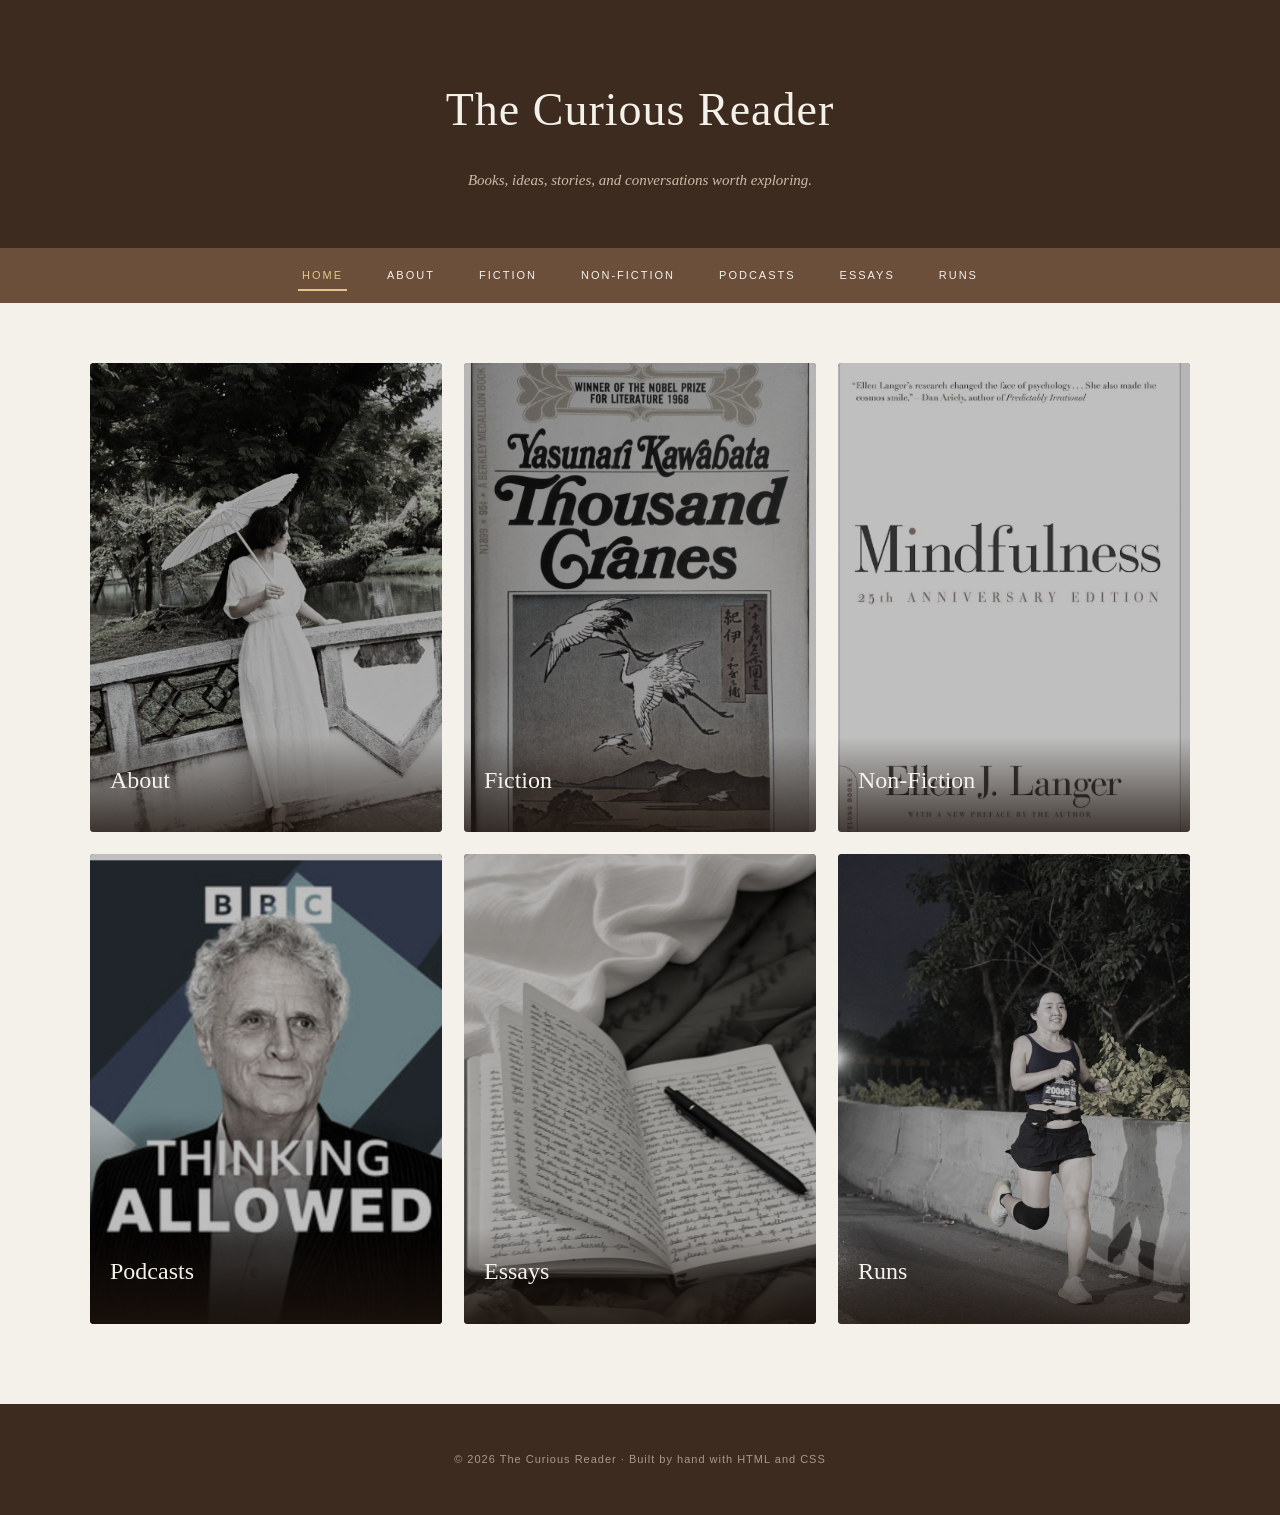
<file: index.html>
<!DOCTYPE html>
<html lang="en">

<head>
    <meta charset="UTF-8">
    <meta name="viewport" content="width=device-width, initial-scale=1.0">
    <title>Home | The Curious Reader</title>
    <link rel="stylesheet" href="style.css">
</head>

<body>

    <!-- Header -->
    <header>
        <a href="index.html" class="logo">The Curious Reader</a>
        <p class="tagline">Books, ideas, stories, and conversations worth exploring.</p>
    </header>


    <!-- Navigation -->
    <nav>
            <a href="index.html" class="current">Home</a>
            <a href="about.html">About</a>
            <a href="fiction.html">Fiction</a>
            <a href="nonfiction.html">Non-Fiction</a>
            <a href="podcasts.html">Podcasts</a>
            <a href="essays.html">Essays</a>
            <a href="runs.html">Runs</a>
    </nav>


    <main class="wide">

        <div class="tiles">

            <a href="about.html" class="tile reveal delay-1">
                <img src="images/myphoto.jpg" alt="About">
                <div class="tile-caption">
                    <h2>About</h2>
                    <p>Who is doing the reading</p>
                </div>
            </a>

            <a href="fiction.html" class="tile reveal delay-2">
                <img src="images/thousandcranes.jpg" alt="Fiction">
                <div class="tile-caption">
                    <h2>Fiction</h2>
                    <p>Novels and short stories</p>
                </div>
            </a>

            <a href="nonfiction.html" class="tile reveal delay-3">
                <img src="images/mindfulness.jpg" alt="Non-Fiction">
                <div class="tile-caption">
                    <h2>Non-Fiction</h2>
                    <p>Ideas worth arguing with</p>
                </div>
            </a>

            <a href="podcasts.html" class="tile reveal delay-4">
                <img src="images/thinkingallowed.jpg" alt="Podcasts">
                <div class="tile-caption">
                    <h2>Podcasts</h2>
                    <p>Conversations I keep replaying</p>
                </div>
            </a>

            <a href="essays.html" class="tile reveal delay-5">
                <img src="images/essay.jpg" alt="Essay">
                <div class="tile-caption">
                    <h2>Essays</h2>
                    <p>Longer pieces of my own</p>
                </div>
            </a>

            <a href="runs.html" class="tile reveal delay-6">
                <img src="images/runs.jpg" alt="Runs">
                <div class="tile-caption">
                    <h2>Runs</h2>
                    <p>Thinking, but moving</p>
                </div>
            </a>

        </div>

    </main>


    <!-- Footer -->
    <footer>
        <p>&copy; 2026 The Curious Reader &middot; Built by hand with HTML and CSS</p>
    </footer>

</body>

</html>
</file>
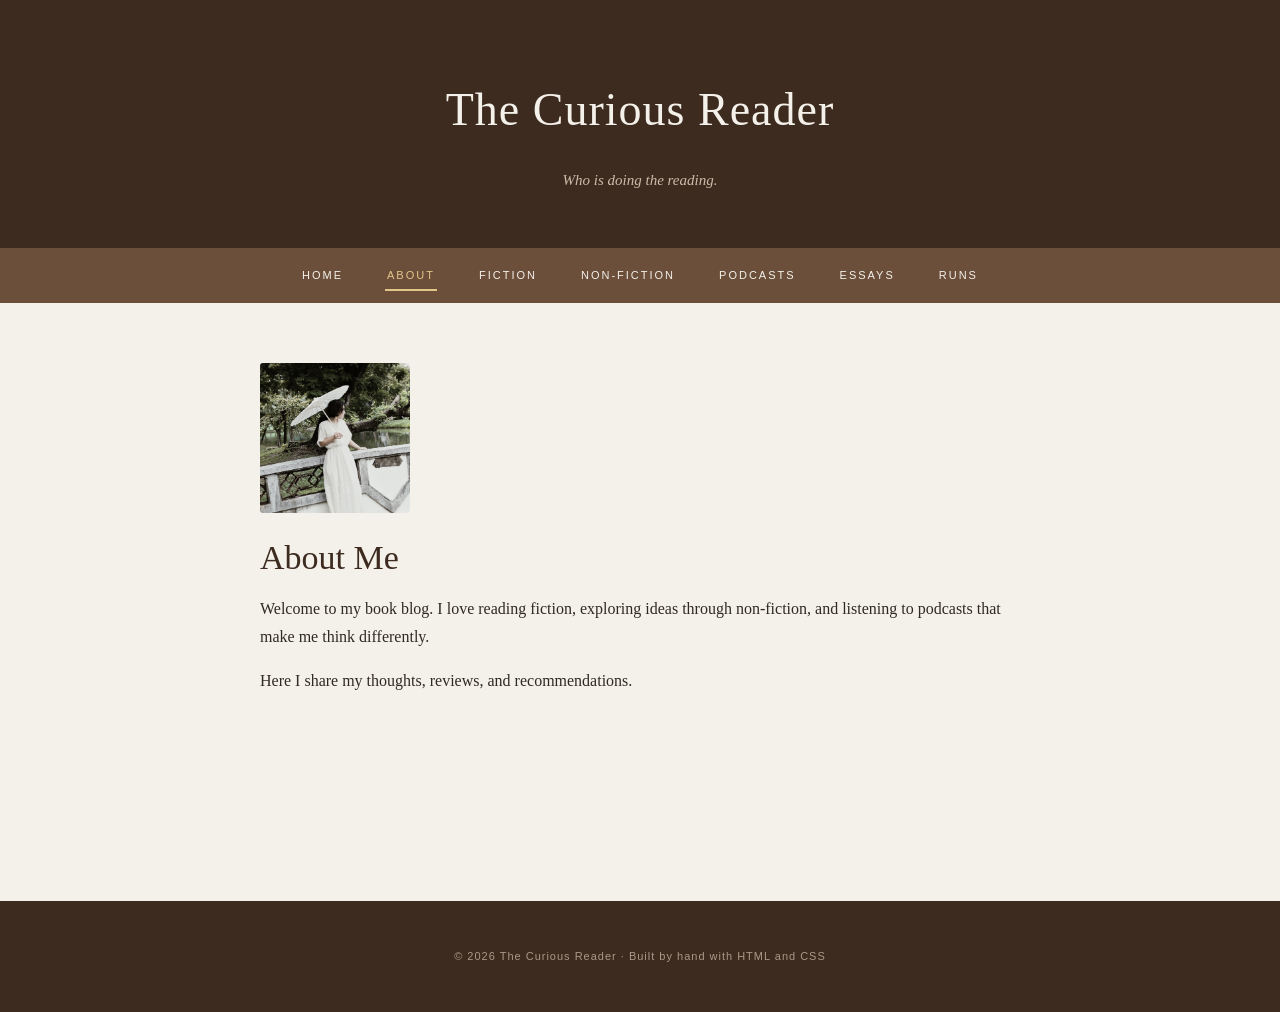
<file: about.html>
<!DOCTYPE html>
<html lang="en">

<head>
    <meta charset="UTF-8">
    <meta name="viewport" content="width=device-width, initial-scale=1.0">
    <title>About | The Curious Reader</title>
    <link rel="stylesheet" href="style.css">
</head>

<body>

    <!-- Header -->
    <header>
        <a href="index.html" class="logo">The Curious Reader</a>
        <p class="tagline">Who is doing the reading.</p>
    </header>


    <!-- Navigation -->
    <nav>
            <a href="index.html">Home</a>
            <a href="about.html" class="current">About</a>
            <a href="fiction.html">Fiction</a>
            <a href="nonfiction.html">Non-Fiction</a>
            <a href="podcasts.html">Podcasts</a>
            <a href="essays.html">Essays</a>
            <a href="runs.html">Runs</a>
    </nav>


    <main>

        <article class="review reveal">

            <img src="images/myphoto.jpg" alt="Photo of the blogger" class="portrait">

            <h2>About Me</h2>

            <p>
                Welcome to my book blog. I love reading fiction, exploring ideas
                through non-fiction, and listening to podcasts that make me think
                differently.
            </p>

            <p>
                Here I share my thoughts, reviews, and recommendations.
            </p>

        </article>

    </main>


    <!-- Footer -->
    <footer>
        <p>&copy; 2026 The Curious Reader &middot; Built by hand with HTML and CSS</p>
    </footer>

</body>

</html>
</file>
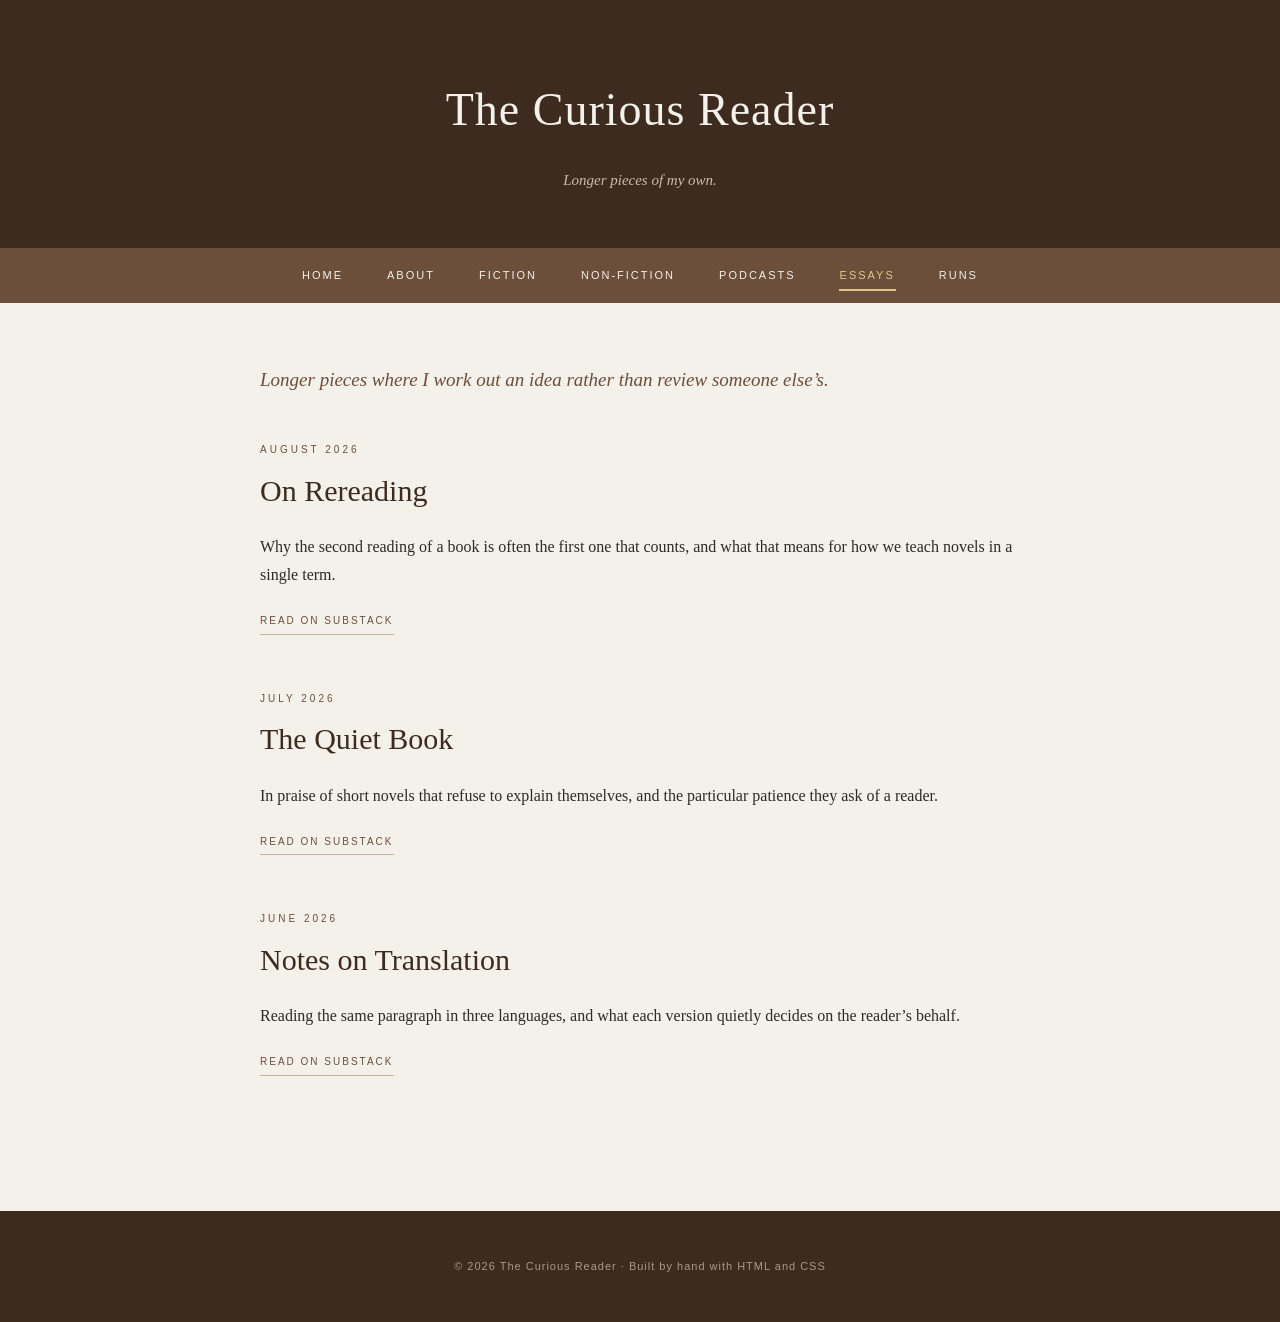
<file: essays.html>
<!DOCTYPE html>
<html lang="en">

<head>
    <meta charset="UTF-8">
    <meta name="viewport" content="width=device-width, initial-scale=1.0">
    <title>Essays | The Curious Reader</title>
    <link rel="stylesheet" href="style.css">
</head>

<body>

    <!-- Header -->
    <header>
        <a href="index.html" class="logo">The Curious Reader</a>
        <p class="tagline">Longer pieces of my own.</p>
    </header>


    <!-- Navigation -->
    <nav>
            <a href="index.html">Home</a>
            <a href="about.html">About</a>
            <a href="fiction.html">Fiction</a>
            <a href="nonfiction.html">Non-Fiction</a>
            <a href="podcasts.html">Podcasts</a>
            <a href="essays.html" class="current">Essays</a>
            <a href="runs.html">Runs</a>
    </nav>


    <main>

        <p class="intro reveal">
            Longer pieces where I work out an idea rather than review someone else’s.
           
        </p>

            <article class="essay reveal">
                <p class="essay-date">August 2026</p>
                <h2>On Rereading</h2>
                <p>
                    Why the second reading of a book is often the first one that counts, and what that means for how we teach novels in a single term.
                </p>
                <a href="#" class="button" target="_blank">Read on Substack</a>
            </article>

            <article class="essay reveal">
                <p class="essay-date">July 2026</p>
                <h2>The Quiet Book</h2>
                <p>
                    In praise of short novels that refuse to explain themselves, and the particular patience they ask of a reader.
                </p>
                <a href="#" class="button" target="_blank">Read on Substack</a>
            </article>

            <article class="essay reveal">
                <p class="essay-date">June 2026</p>
                <h2>Notes on Translation</h2>
                <p>
                    Reading the same paragraph in three languages, and what each version quietly decides on the reader’s behalf.
                </p>
                <a href="#" class="button" target="_blank">Read on Substack</a>
            </article>

    </main>


    <!-- Footer -->
    <footer>
        <p>&copy; 2026 The Curious Reader &middot; Built by hand with HTML and CSS</p>
    </footer>

</body>

</html>
</file>
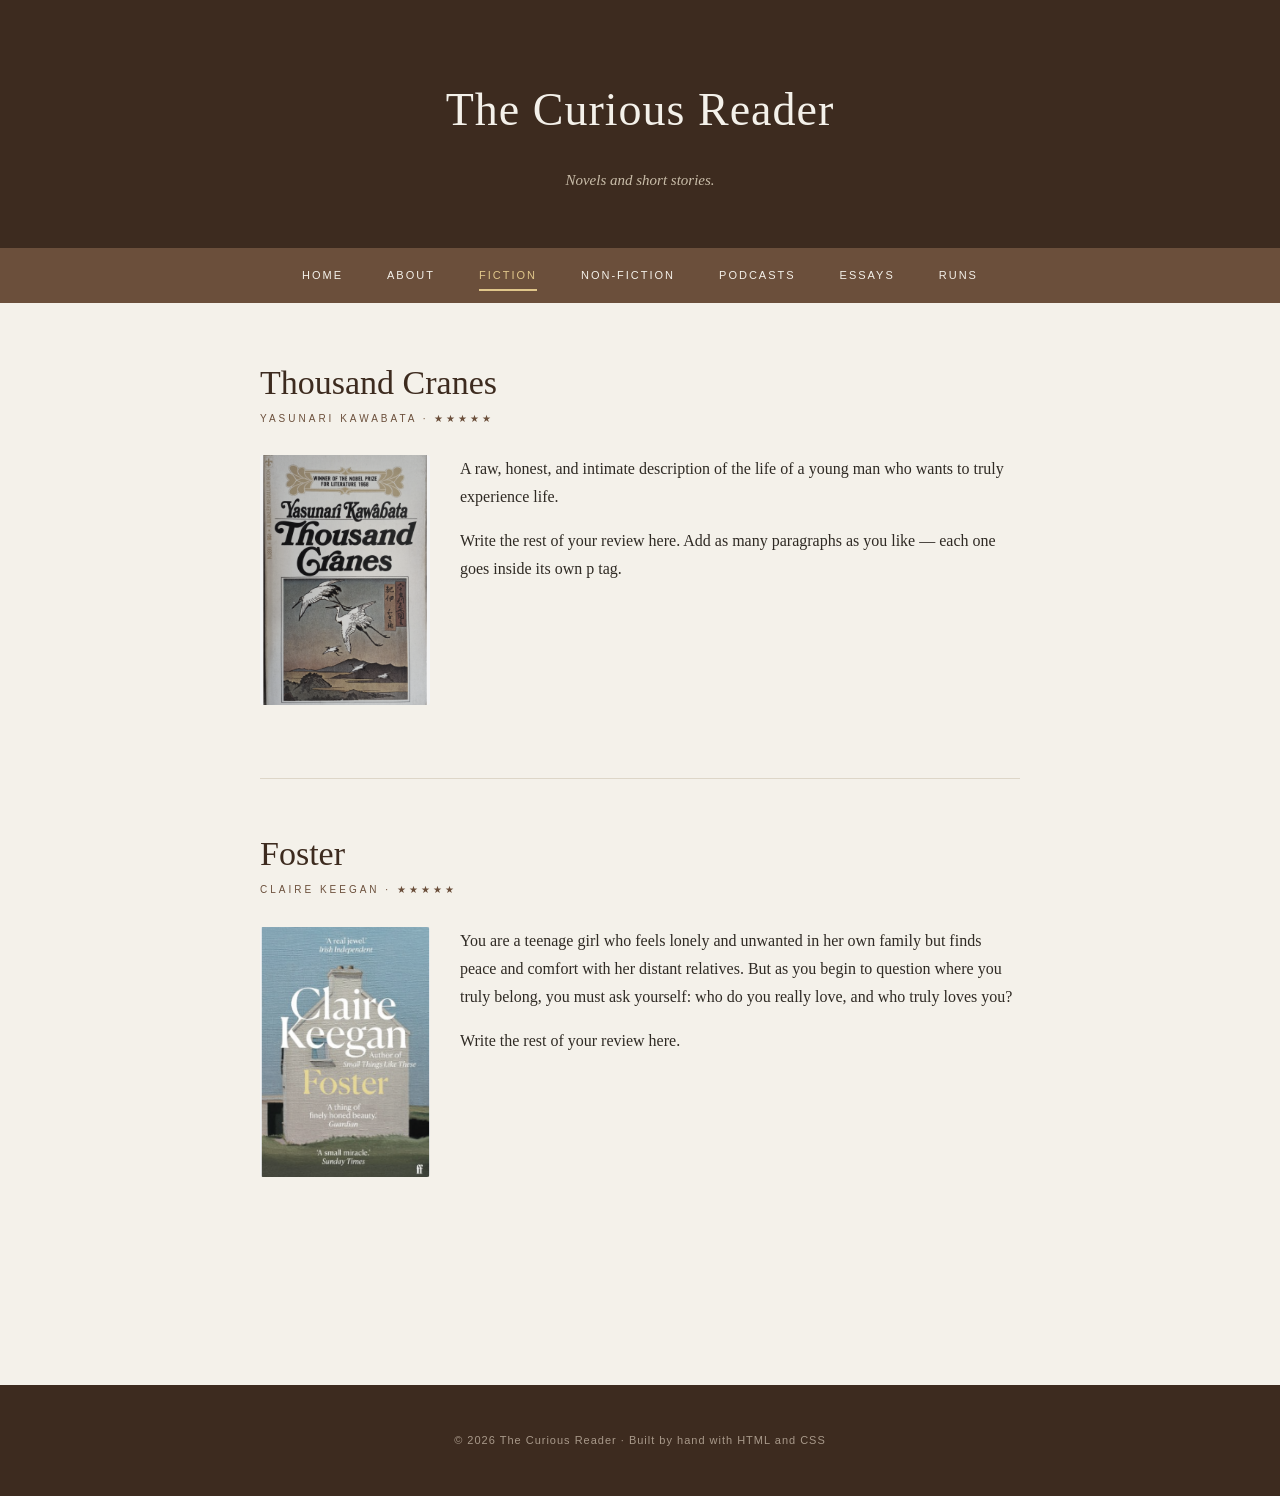
<file: fiction.html>
<!DOCTYPE html>
<html lang="en">

<head>
    <meta charset="UTF-8">
    <meta name="viewport" content="width=device-width, initial-scale=1.0">
    <title>Fiction | The Curious Reader</title>
    <link rel="stylesheet" href="style.css">
</head>

<body>

    <!-- Header -->
    <header>
        <a href="index.html" class="logo">The Curious Reader</a>
        <p class="tagline">Novels and short stories.</p>
    </header>


    <!-- Navigation -->
    <nav>
            <a href="index.html">Home</a>
            <a href="about.html">About</a>
            <a href="fiction.html" class="current">Fiction</a>
            <a href="nonfiction.html">Non-Fiction</a>
            <a href="podcasts.html">Podcasts</a>
            <a href="essays.html">Essays</a>
            <a href="runs.html">Runs</a>
    </nav>


    <main>

            <article class="review reveal" id="thousand-cranes">

                <h2>Thousand Cranes</h2>

                <p class="meta">Yasunari Kawabata &middot; ★★★★★</p>

                <img src="images/thousandcranes.jpg" alt="Thousand Cranes">

                <p>
                    A raw, honest, and intimate description of the life of a young man who wants to truly experience life.
                </p>

                <p>
                    Write the rest of your review here. Add as many paragraphs as you like &mdash; each one goes inside its own p tag.
                </p>

            </article>

            <article class="review reveal" id="foster">

                <h2>Foster</h2>

                <p class="meta">Claire Keegan &middot; ★★★★★</p>

                <img src="images/foster.jpg" alt="Foster">

                <p>
                    You are a teenage girl who feels lonely and unwanted in her own family but finds peace and comfort with her distant relatives. But as you begin to question where you truly belong, you must ask yourself: who do you really love, and who truly loves you?
                </p>

                <p>
                    Write the rest of your review here.
                </p>

            </article>

    </main>


    <!-- Footer -->
    <footer>
        <p>&copy; 2026 The Curious Reader &middot; Built by hand with HTML and CSS</p>
    </footer>

</body>

</html>
</file>
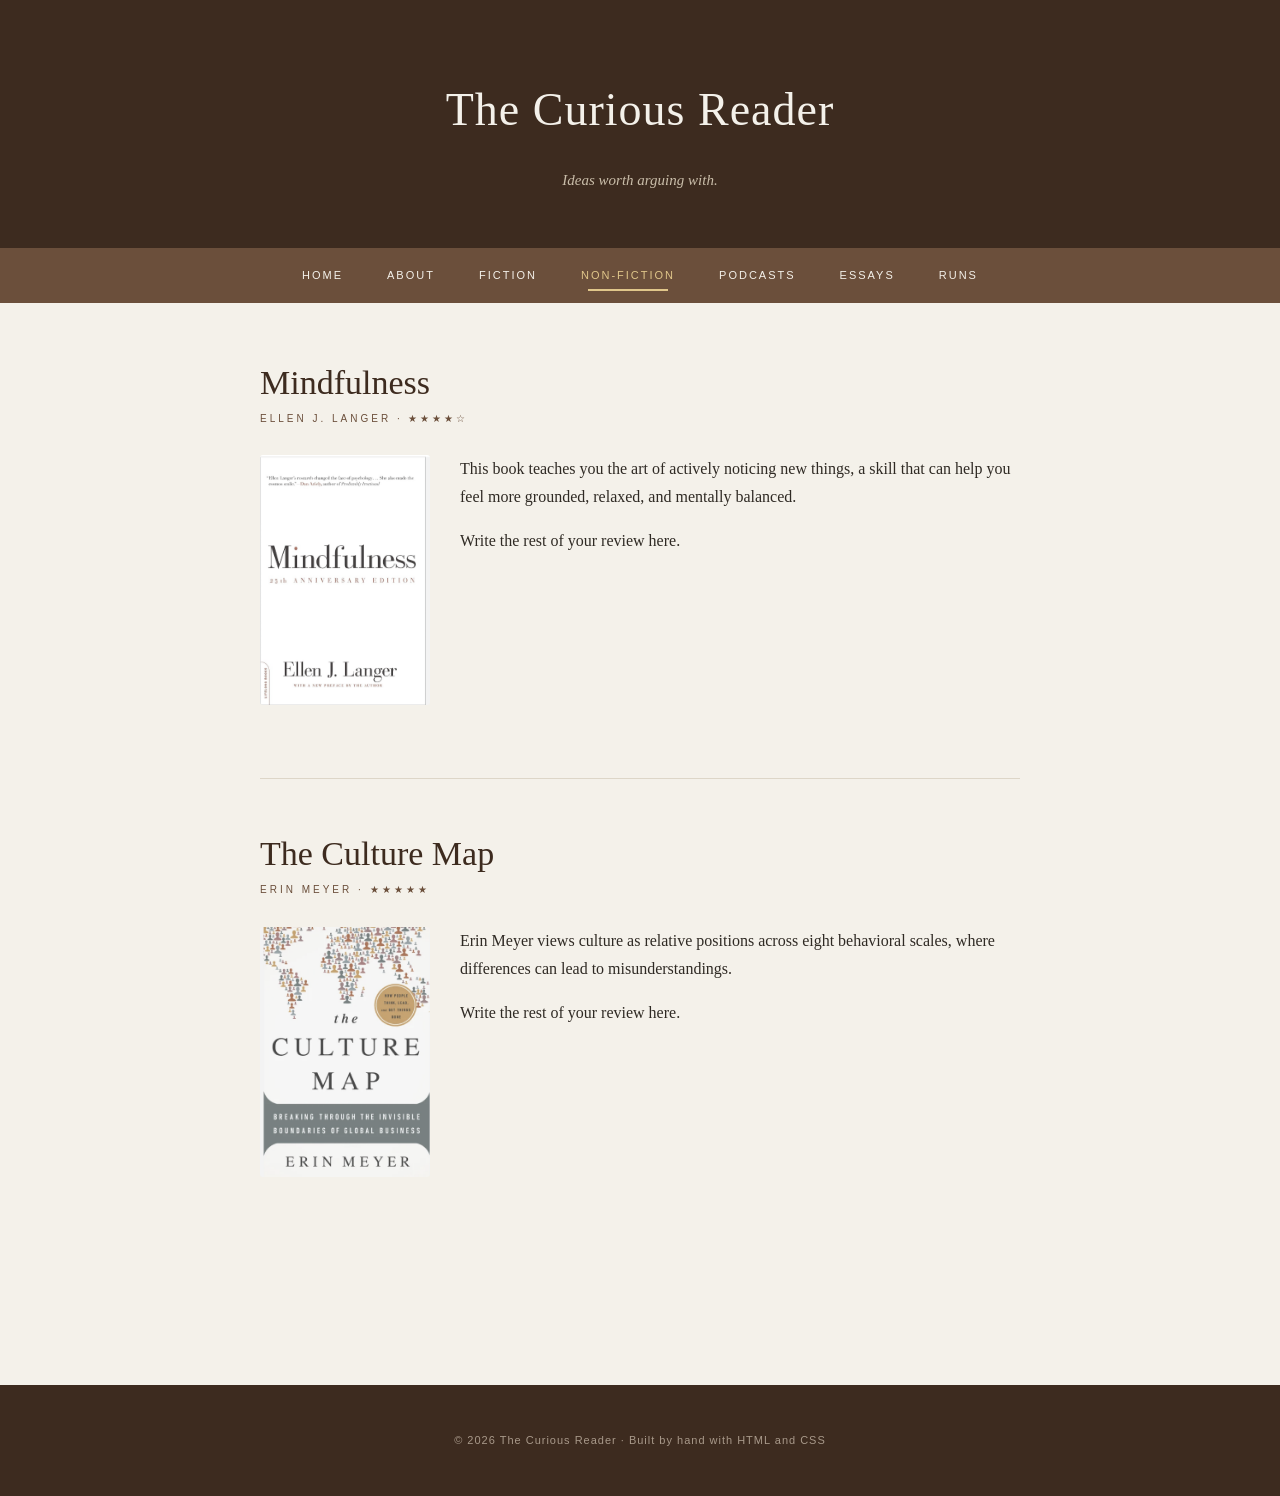
<file: nonfiction.html>
<!DOCTYPE html>
<html lang="en">

<head>
    <meta charset="UTF-8">
    <meta name="viewport" content="width=device-width, initial-scale=1.0">
    <title>Non-Fiction | The Curious Reader</title>
    <link rel="stylesheet" href="style.css">
</head>

<body>

    <!-- Header -->
    <header>
        <a href="index.html" class="logo">The Curious Reader</a>
        <p class="tagline">Ideas worth arguing with.</p>
    </header>


    <!-- Navigation -->
    <nav>
            <a href="index.html">Home</a>
            <a href="about.html">About</a>
            <a href="fiction.html">Fiction</a>
            <a href="nonfiction.html" class="current">Non-Fiction</a>
            <a href="podcasts.html">Podcasts</a>
            <a href="essays.html">Essays</a>
            <a href="runs.html">Runs</a>
    </nav>


    <main>

            <article class="review reveal" id="mindfulness">

                <h2>Mindfulness</h2>

                <p class="meta">Ellen J. Langer &middot; ★★★★☆</p>

                <img src="images/mindfulness.jpg" alt="Mindfulness">

                <p>
                    This book teaches you the art of actively noticing new things, a skill that can help you feel more grounded, relaxed, and mentally balanced.
                </p>

                <p>
                    Write the rest of your review here.
                </p>

            </article>

            <article class="review reveal" id="culture-map">

                <h2>The Culture Map</h2>

                <p class="meta">Erin Meyer &middot; ★★★★★</p>

                <img src="images/culturemap.jpg" alt="The Culture Map">

                <p>
                    Erin Meyer views culture as relative positions across eight behavioral scales, where differences can lead to misunderstandings.
                </p>

                <p>
                    Write the rest of your review here.
                </p>

            </article>

    </main>


    <!-- Footer -->
    <footer>
        <p>&copy; 2026 The Curious Reader &middot; Built by hand with HTML and CSS</p>
    </footer>

</body>

</html>
</file>
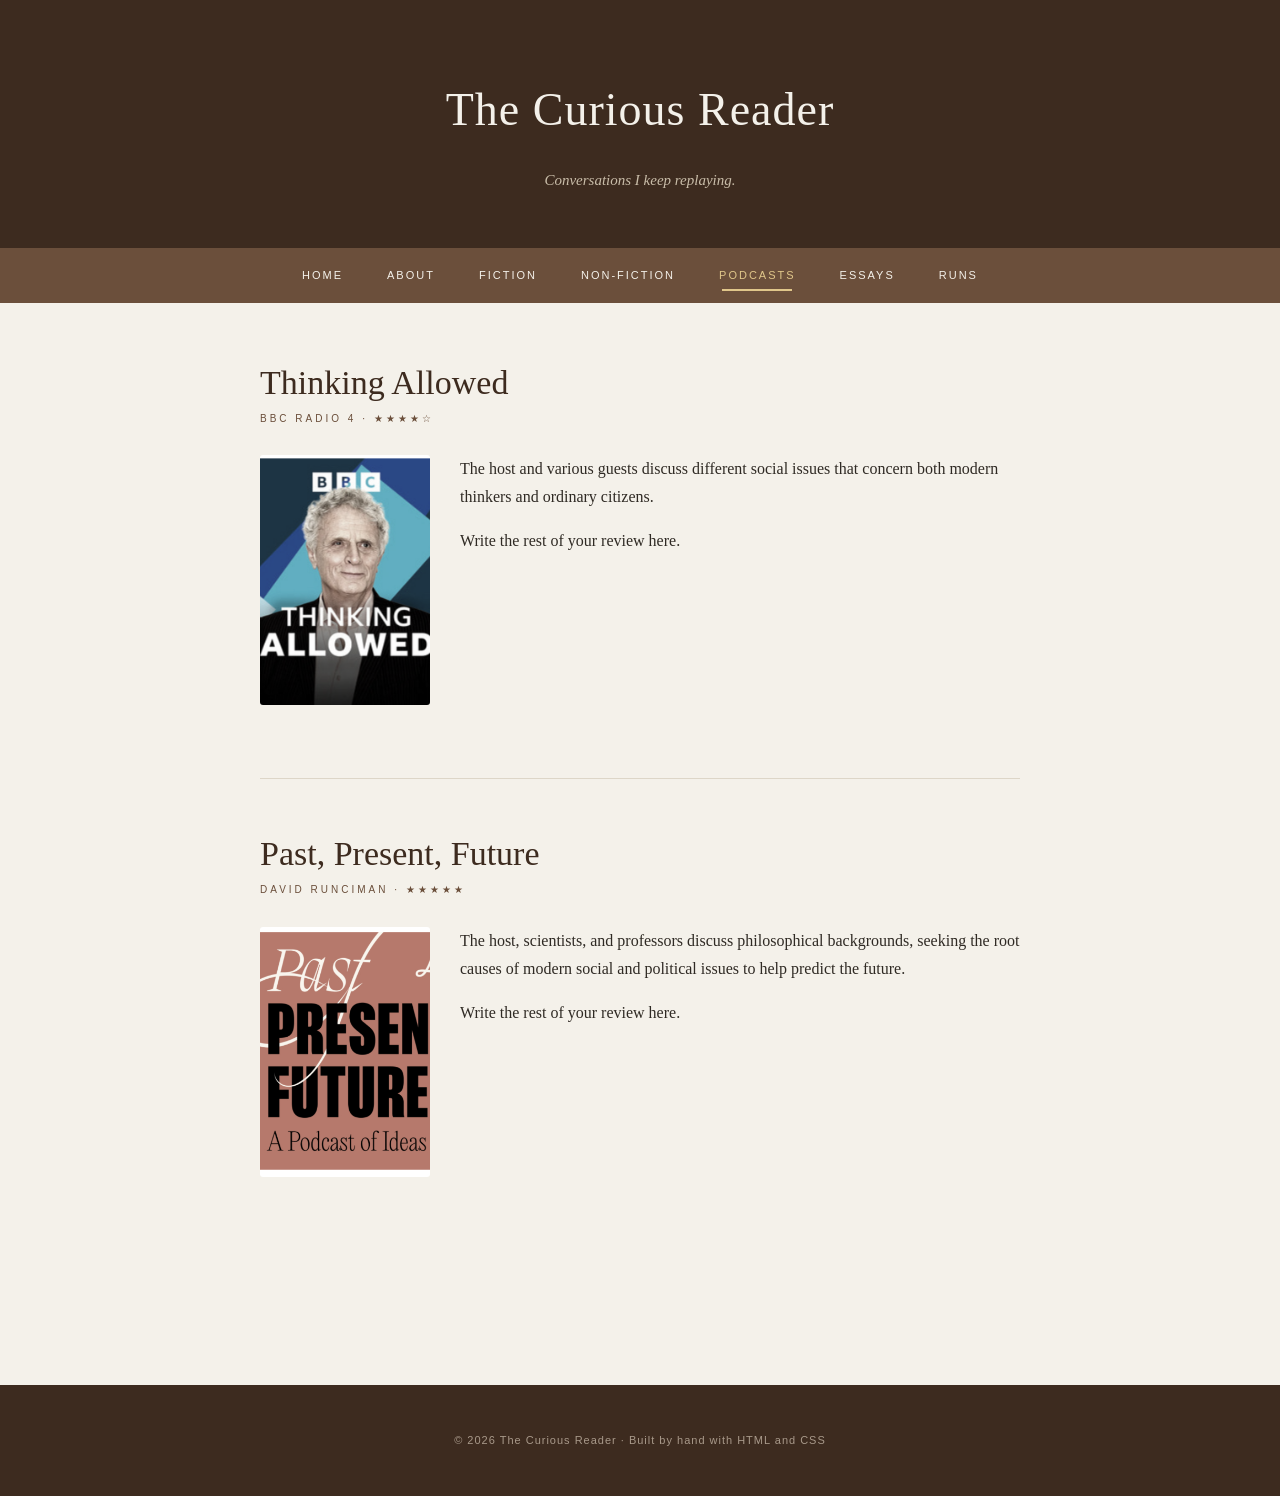
<file: podcasts.html>
<!DOCTYPE html>
<html lang="en">

<head>
    <meta charset="UTF-8">
    <meta name="viewport" content="width=device-width, initial-scale=1.0">
    <title>Podcasts | The Curious Reader</title>
    <link rel="stylesheet" href="style.css">
</head>

<body>

    <!-- Header -->
    <header>
        <a href="index.html" class="logo">The Curious Reader</a>
        <p class="tagline">Conversations I keep replaying.</p>
    </header>


    <!-- Navigation -->
    <nav>
            <a href="index.html">Home</a>
            <a href="about.html">About</a>
            <a href="fiction.html">Fiction</a>
            <a href="nonfiction.html">Non-Fiction</a>
            <a href="podcasts.html" class="current">Podcasts</a>
            <a href="essays.html">Essays</a>
            <a href="runs.html">Runs</a>
    </nav>


    <main>

            <article class="review reveal" id="thinking-allowed">

                <h2>Thinking Allowed</h2>

                <p class="meta">BBC Radio 4 &middot; ★★★★☆</p>

                <img src="images/thinkingallowed.jpg" alt="Thinking Allowed">

                <p>
                    The host and various guests discuss different social issues that concern both modern thinkers and ordinary citizens.
                </p>

                <p>
                    Write the rest of your review here.
                </p>

            </article>

            <article class="review reveal" id="past-present-future">

                <h2>Past, Present, Future</h2>

                <p class="meta">David Runciman &middot; ★★★★★</p>

                <img src="images/pastpresentfuture.jpg" alt="Past, Present, Future">

                <p>
                    The host, scientists, and professors discuss philosophical backgrounds, seeking the root causes of modern social and political issues to help predict the future.
                </p>

                <p>
                    Write the rest of your review here.
                </p>

            </article>

    </main>


    <!-- Footer -->
    <footer>
        <p>&copy; 2026 The Curious Reader &middot; Built by hand with HTML and CSS</p>
    </footer>

</body>

</html>
</file>
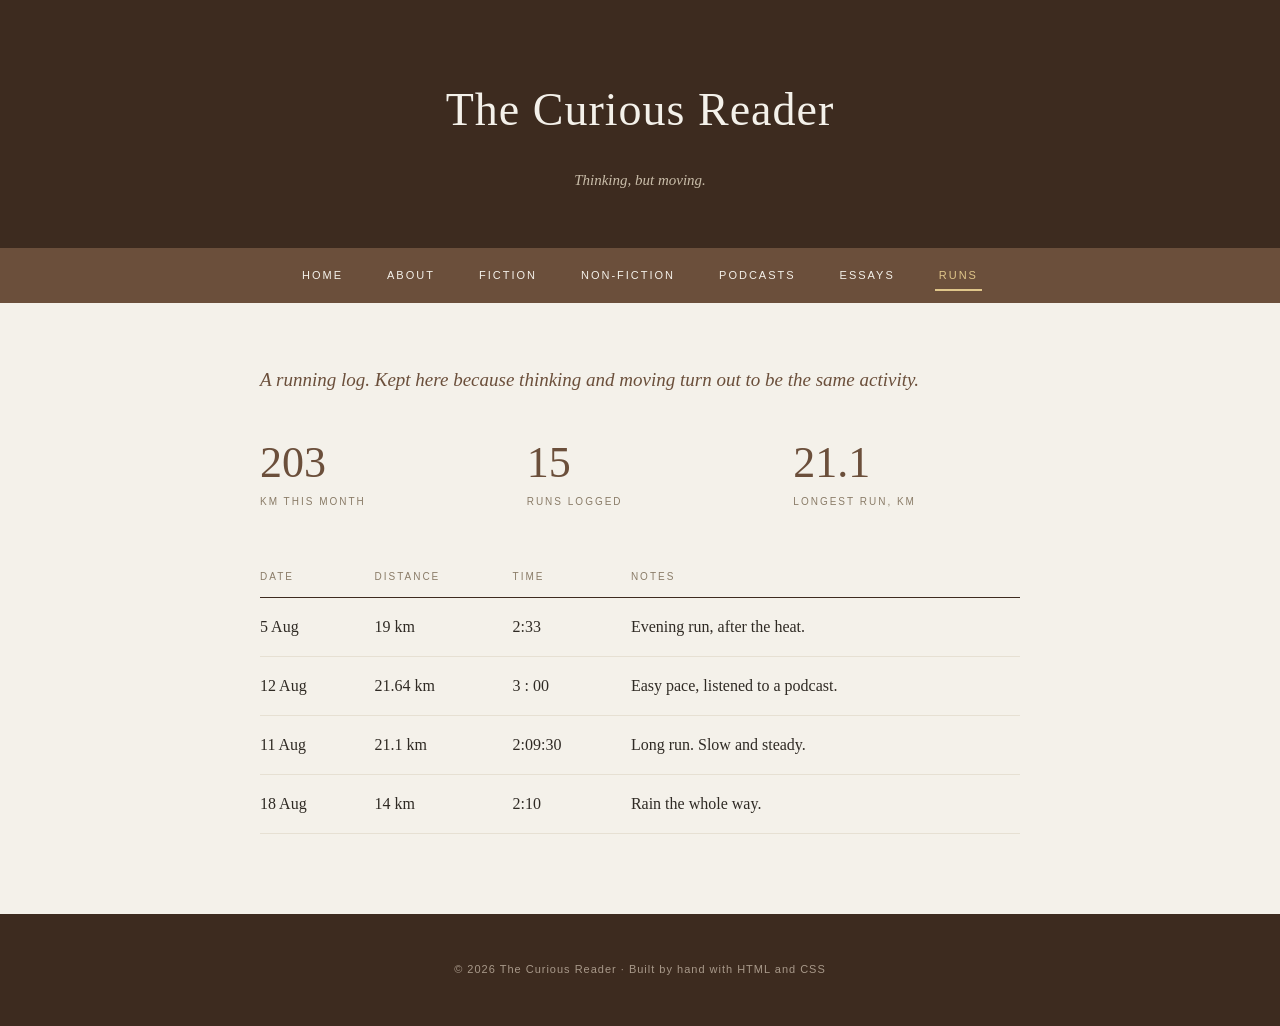
<file: runs.html>
<!DOCTYPE html>
<html lang="en">

<head>
    <meta charset="UTF-8">
    <meta name="viewport" content="width=device-width, initial-scale=1.0">
    <title>Runs | The Curious Reader</title>
    <link rel="stylesheet" href="style.css">
</head>

<body>

    <!-- Header -->
    <header>
        <a href="index.html" class="logo">The Curious Reader</a>
        <p class="tagline">Thinking, but moving.</p>
    </header>


    <!-- Navigation -->
    <nav>
            <a href="index.html">Home</a>
            <a href="about.html">About</a>
            <a href="fiction.html">Fiction</a>
            <a href="nonfiction.html">Non-Fiction</a>
            <a href="podcasts.html">Podcasts</a>
            <a href="essays.html">Essays</a>
            <a href="runs.html" class="current">Runs</a>
    </nav>


    <main>

        <p class="intro reveal">
            A running log. Kept here because thinking and moving turn out to be
            the same activity.
        </p>

        <div class="stats reveal">

            <div class="stat">
                <p class="stat-number">203</p>
                <p class="stat-label">km this month</p>
            </div>

            <div class="stat">
                <p class="stat-number">15</p>
                <p class="stat-label">runs logged</p>
            </div>

            <div class="stat">
                <p class="stat-number">21.1</p>
                <p class="stat-label">longest run, km</p>
            </div>

        </div>

        <table class="runlog reveal">

            <tr>
                <th>Date</th>
                <th>Distance</th>
                <th>Time</th>
                <th>Notes</th>
            </tr>

                <tr>
                    <td>5 Aug</td>
                    <td>19 km</td>
                    <td> 2:33</td>
                    <td>Evening run, after the heat.</td>
                </tr>

                <tr>
                    <td>12 Aug</td>
                    <td>21.64 km</td>
                    <td>3 : 00</td>
                    <td>Easy pace, listened to a podcast.</td>
                </tr>

                <tr>
                    <td>11 Aug</td>
                    <td>21.1 km</td>
                    <td>2:09:30</td>
                    <td>Long run. Slow and steady.</td>
                </tr>

                <tr>
                    <td>18 Aug</td>
                    <td>14 km</td>
                    <td>2:10</td>
                    <td>Rain the whole way.</td>
                </tr>

        </table>

    </main>


    <!-- Footer -->
    <footer>
        <p>&copy; 2026 The Curious Reader &middot; Built by hand with HTML and CSS</p>
    </footer>

</body>

</html>
</file>
<file: style.css>
/* =========================================================
   THE CURIOUS READER
   One stylesheet, shared by every page.
   ========================================================= */


/* ---------- Whole page ---------- */

body {
    font-family: Georgia, "Times New Roman", serif;
    background-color: #f4f1ea;
    color: #2f2a24;
    margin: 0;
    line-height: 1.75;
}


/* ---------- Header ---------- */
/* The whole header background shifts colour on hover. */

header {
    background-color: #3d2b1f;
    color: #f4f1ea;
    text-align: center;
    padding: 70px 30px 55px 30px;
    transition: background-color 0.6s;
}

header:hover {
    background-color: #4d372a;
}

.logo {
    display: inline-block;
    color: #f4f1ea;
    text-decoration: none;
    font-size: 46px;
    letter-spacing: 1px;
    transition: letter-spacing 0.5s, color 0.3s;
}

.logo:hover {
    letter-spacing: 5px;
    color: #e0c68a;
}

.tagline {
    margin: 16px 0 0 0;
    font-size: 15px;
    font-style: italic;
    color: #c9bda9;
}


/* ---------- Navigation ---------- */
/* Each link grows an underline out from the middle on hover. */

nav {
    background-color: #6b4f3b;
    text-align: center;
    padding: 0;
    position: sticky;
    top: 0;
    z-index: 10;
}

nav a {
    display: inline-block;
    position: relative;
    color: #f4f1ea;
    text-decoration: none;
    padding: 18px 20px;
    font-family: Verdana, Geneva, sans-serif;
    font-size: 11px;
    text-transform: uppercase;
    letter-spacing: 2px;
    transition: color 0.3s, background-color 0.3s;
}

nav a::after {
    content: "";
    position: absolute;
    left: 50%;
    bottom: 12px;
    width: 0;
    height: 2px;
    background-color: #e0c68a;
    transition: width 0.35s, left 0.35s;
}

nav a:hover {
    color: #e0c68a;
    background-color: #5c4331;
}

nav a:hover::after {
    width: 60%;
    left: 20%;
}

nav a.current {
    color: #e0c68a;
}

nav a.current::after {
    width: 60%;
    left: 20%;
}


/* ---------- Main ---------- */

main {
    width: 88%;
    max-width: 760px;
    margin: auto;
    padding: 60px 0 80px 0;
}

main.wide {
    max-width: 1100px;
}


/* =========================================================
   FRONT PAGE TILES
   Six animated pictures. Each one is a link.
   ========================================================= */

.tiles {
    display: grid;
    grid-template-columns: repeat(3, 1fr);
    gap: 22px;
}

.tile {
    position: relative;
    display: block;
    overflow: hidden;
    border-radius: 4px;
    text-decoration: none;
    background-color: #3d2b1f;
    aspect-ratio: 3 / 4;
}

/* The picture itself: desaturated and still, until you point at it. */

.tile img {
    display: block;
    width: 100%;
    height: 100%;
    object-fit: cover;
    filter: grayscale(85%) brightness(0.75);
    transform: scale(1);
    transition: transform 1.1s, filter 0.7s;
}

.tile:hover img {
    transform: scale(1.09);
    filter: grayscale(0%) brightness(0.85);
}

/* The caption sits at the bottom and lifts on hover. */

.tile-caption {
    position: absolute;
    left: 0;
    right: 0;
    bottom: 0;
    padding: 22px 20px;
    background-image: linear-gradient(to top, rgba(30, 20, 14, 0.9), rgba(30, 20, 14, 0));
    transform: translateY(14px);
    transition: transform 0.5s;
}

.tile:hover .tile-caption {
    transform: translateY(0);
}

.tile-caption h2 {
    color: #f4f1ea;
    font-size: 24px;
    margin: 0;
    font-weight: normal;
}

.tile-caption p {
    color: #d8cbb4;
    font-family: Verdana, Geneva, sans-serif;
    font-size: 11px;
    letter-spacing: 1px;
    margin: 4px 0 0 0;
    opacity: 0;
    transition: opacity 0.5s;
}

.tile:hover .tile-caption p {
    opacity: 1;
}


/* =========================================================
   ENTRANCE ANIMATION
   Everything with class "reveal" fades up when the page loads.
   The delay classes stagger the tiles one after another.
   ========================================================= */

@keyframes fadeUp {
    from {
        opacity: 0;
        transform: translateY(26px);
    }
    to {
        opacity: 1;
        transform: translateY(0);
    }
}

.reveal {
    opacity: 0;
    animation: fadeUp 0.8s ease-out forwards;
}

.delay-1 { animation-delay: 0.05s; }
.delay-2 { animation-delay: 0.15s; }
.delay-3 { animation-delay: 0.25s; }
.delay-4 { animation-delay: 0.35s; }
.delay-5 { animation-delay: 0.45s; }
.delay-6 { animation-delay: 0.55s; }


/* =========================================================
   INNER PAGES
   ========================================================= */

.intro {
    font-style: italic;
    color: #6b4f3b;
    font-size: 19px;
    margin-top: 0;
    margin-bottom: 45px;
}


/* ---------- Reviews ---------- */

.review {
    border-bottom: 1px solid #ddd6c8;
    padding-bottom: 55px;
    margin-bottom: 55px;
}

.review:last-child {
    border-bottom: none;
}

.review h2 {
    color: #3d2b1f;
    font-size: 34px;
    font-weight: normal;
    margin: 0 0 6px 0;
    line-height: 1.2;
}

.meta {
    color: #6b4f3b;
    font-family: Verdana, Geneva, sans-serif;
    font-size: 10px;
    text-transform: uppercase;
    letter-spacing: 3px;
    margin: 0 0 28px 0;
}

.review img {
    float: left;
    width: 170px;
    height: 250px;
    object-fit: cover;
    border-radius: 3px;
    margin: 0 30px 18px 0;
    filter: grayscale(60%);
    transition: filter 0.6s, transform 0.6s;
}

.review img:hover {
    filter: grayscale(0%);
    transform: scale(1.03);
}

.review::after {
    content: "";
    display: block;
    clear: both;
}

.portrait {
    float: none !important;
    display: block;
    width: 150px !important;
    height: 150px !important;
    border-radius: 50%;
    margin: 0 0 25px 0 !important;
}


/* ---------- Essays ---------- */

.essay {
    margin-bottom: 55px;
}

.essay h2 {
    color: #3d2b1f;
    font-size: 30px;
    font-weight: normal;
    margin: 6px 0 12px 0;
}

.essay-date {
    color: #6b4f3b;
    font-family: Verdana, Geneva, sans-serif;
    font-size: 10px;
    text-transform: uppercase;
    letter-spacing: 3px;
    margin: 0;
}


/* ---------- Buttons ---------- */

.button {
    display: inline-block;
    color: #6b4f3b;
    text-decoration: none;
    font-family: Verdana, Geneva, sans-serif;
    font-size: 10px;
    text-transform: uppercase;
    letter-spacing: 2px;
    padding-bottom: 4px;
    border-bottom: 1px solid #c4b49a;
    transition: color 0.3s, border-color 0.3s, letter-spacing 0.3s;
}

.button:hover {
    color: #3d2b1f;
    border-bottom-color: #3d2b1f;
    letter-spacing: 3px;
}


/* ---------- Runs ---------- */

.stats {
    display: flex;
    gap: 40px;
    margin-bottom: 45px;
}

.stat {
    flex: 1;
}

.stat-number {
    color: #6b4f3b;
    font-size: 44px;
    margin: 0;
    line-height: 1;
}

.stat-label {
    color: #8a7c68;
    font-family: Verdana, Geneva, sans-serif;
    font-size: 10px;
    text-transform: uppercase;
    letter-spacing: 2px;
    margin: 8px 0 0 0;
}

.runlog {
    width: 100%;
    border-collapse: collapse;
    font-size: 16px;
}

.runlog th {
    color: #8a7c68;
    text-align: left;
    padding: 12px 0;
    border-bottom: 1px solid #3d2b1f;
    font-family: Verdana, Geneva, sans-serif;
    font-size: 10px;
    font-weight: normal;
    text-transform: uppercase;
    letter-spacing: 2px;
}

.runlog td {
    border-bottom: 1px solid #e6e0d3;
    padding: 15px 20px 15px 0;
    transition: color 0.3s;
}

.runlog tr:hover td {
    color: #6b4f3b;
}


/* ---------- Footer ---------- */

footer {
    background-color: #3d2b1f;
    color: #a8998a;
    text-align: center;
    padding: 35px 30px;
    font-family: Verdana, Geneva, sans-serif;
    font-size: 11px;
    letter-spacing: 1px;
}


/* =========================================================
   SMALL SCREENS
   ========================================================= */

@media (max-width: 900px) {

    .tiles {
        grid-template-columns: repeat(2, 1fr);
    }

}

@media (max-width: 600px) {

    .tiles {
        grid-template-columns: 1fr;
    }

    .logo {
        font-size: 30px;
    }

    header {
        padding: 45px 20px 35px 20px;
    }

    nav a {
        padding: 14px 11px;
        font-size: 10px;
        letter-spacing: 1px;
    }

    .stats {
        flex-direction: column;
        gap: 25px;
    }

    .review img {
        float: none;
        display: block;
        margin: 0 0 20px 0;
    }

    /* Tiles have no hover on a phone, so show them in colour already. */

    .tile img {
        filter: grayscale(0%) brightness(0.8);
    }

    .tile-caption {
        transform: translateY(0);
    }

    .tile-caption p {
        opacity: 1;
    }

}


/* Respect a visitor who has asked for less motion. */

@media (prefers-reduced-motion: reduce) {

    .reveal {
        opacity: 1;
        animation: none;
    }

    .tile img,
    .tile-caption,
    .review img,
    .logo {
        transition: none;
    }

}
</file>
